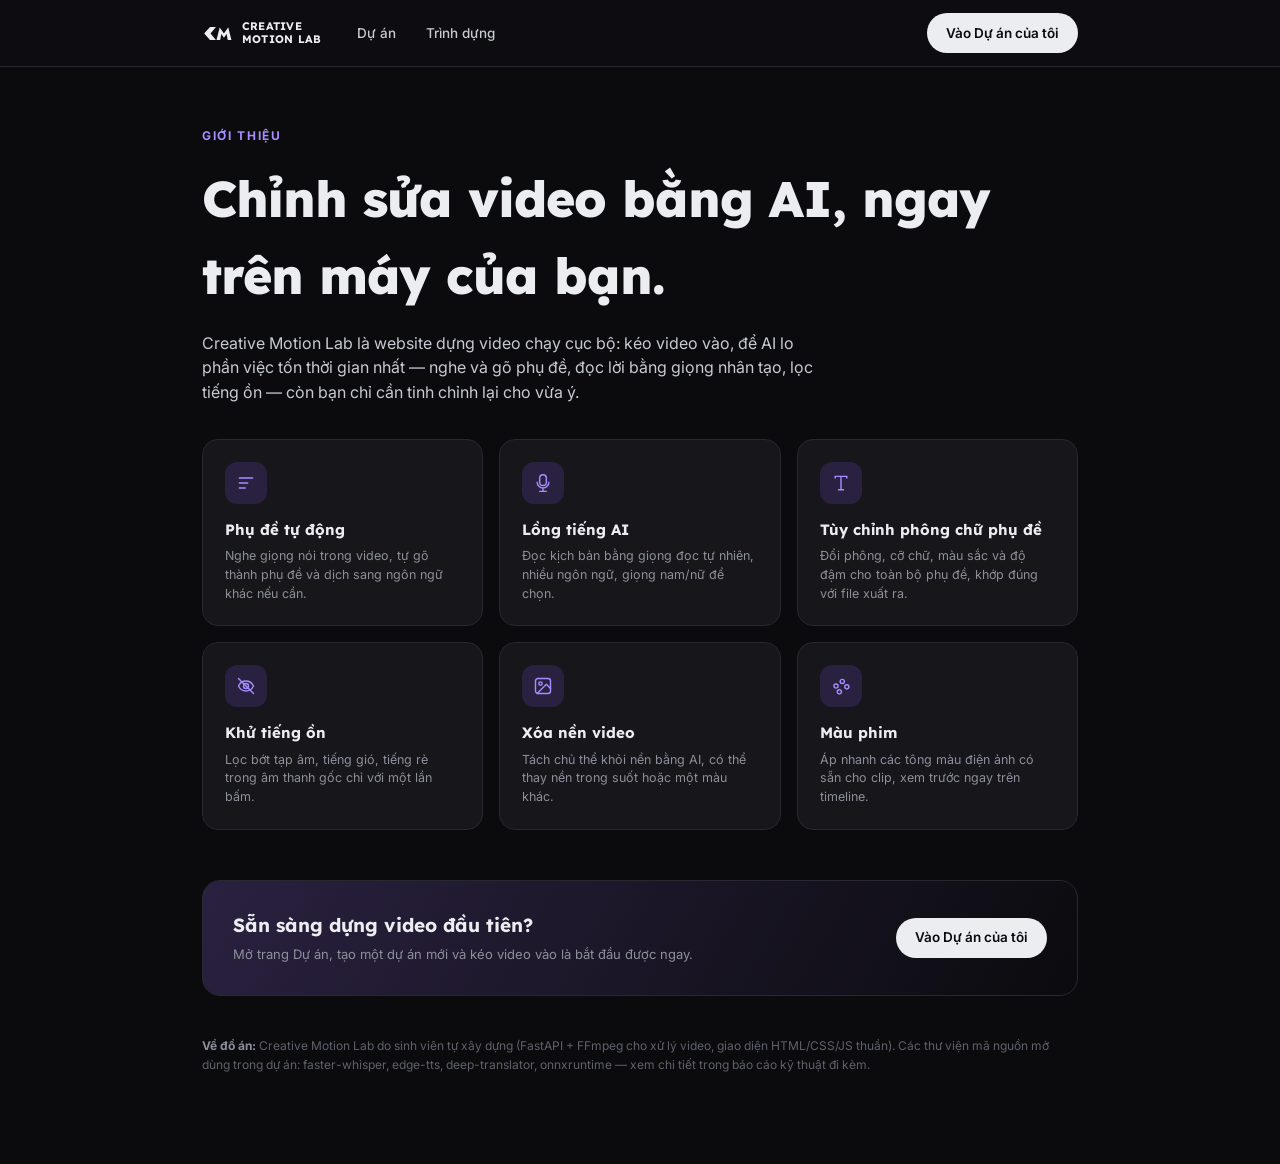
<file: frontend/gioi-thieu.html>
<!DOCTYPE html>
<html lang="vi">
<head>
<meta charset="utf-8">
<meta name="viewport" content="width=device-width, initial-scale=1">
<title>Giới thiệu – Creative Motion Lab</title>
<link rel="preconnect" href="https://fonts.googleapis.com">
<link href="https://fonts.googleapis.com/css2?family=Inter:wght@400;500;600;700&family=Lexend:wght@500;600;700;800&display=swap" rel="stylesheet">
<style>
:root{
  --bg:#0b0b0e; --surface:#16161b; --surface-2:#1c1c22; --hover:#24242b;
  --ink:#ecedf1; --ink-2:#c8cad2; --muted:#8d8f9a; --faint:#5f616b;
  --line:#272830; --line-2:#34353f;
  --violet:#8b6dff; --violet-ink:#a98cff; --violet-soft:#2a2140;
  --solid-bg:#ecedf1; --solid-ink:#0b0b0e;
  --display:"Lexend",system-ui,sans-serif; --body:"Inter",system-ui,sans-serif;
  color-scheme:dark;
}
*{box-sizing:border-box}
body{margin:0;background:var(--bg);color:var(--ink);font-family:var(--body);font-size:14px;line-height:1.55;-webkit-font-smoothing:antialiased}
a{color:inherit}
:focus-visible{outline:2px solid var(--violet);outline-offset:2px}
.icon{width:20px;height:20px;flex:none;fill:none;stroke:currentColor;stroke-width:1.7;stroke-linecap:round;stroke-linejoin:round}

header{position:sticky;top:0;z-index:20;background:rgba(14,14,18,.9);backdrop-filter:blur(12px);border-bottom:1px solid var(--line)}
.bar{max-width:920px;margin:0 auto;display:flex;align-items:center;gap:22px;height:66px;padding:0 22px}
.logo{display:flex;align-items:center;gap:10px;text-decoration:none;flex:none}
.logo svg{width:30px;height:15px}
.logo span{font-family:var(--display);font-weight:700;font-size:11px;line-height:1.15;letter-spacing:.02em}
nav{display:flex;gap:2px}
nav a{padding:8px 14px;border-radius:999px;text-decoration:none;font-size:13.5px;font-weight:500;color:var(--ink-2)}
nav a:hover{background:var(--hover);color:var(--ink)}
.spacer{margin-left:auto}
.btn{display:inline-flex;align-items:center;justify-content:center;gap:8px;height:40px;padding:0 18px;border-radius:999px;border:1px solid transparent;font-weight:600;font-size:13.5px;text-decoration:none;white-space:nowrap}
.btn-solid{background:var(--solid-bg);color:var(--solid-ink)}
.btn-solid:hover{background:#fff}

main{max-width:920px;margin:0 auto;padding:60px 22px 90px}
.kicker{font-size:12px;font-weight:700;letter-spacing:.14em;text-transform:uppercase;color:var(--violet-ink);margin:0 0 14px}
h1{font-family:var(--display);font-weight:800;font-size:clamp(32px,5vw,50px);margin:0 0 16px;letter-spacing:-.02em}
.lead{font-size:16px;color:var(--ink-2);max-width:620px;margin:0 0 34px}

.features{display:grid;grid-template-columns:repeat(auto-fit,minmax(230px,1fr));gap:16px;margin:0 0 50px}
.feat{border:1px solid var(--line);background:var(--surface);border-radius:16px;padding:22px}
.feat .ic{width:42px;height:42px;border-radius:12px;background:var(--violet-soft);color:var(--violet-ink);display:flex;align-items:center;justify-content:center;margin:0 0 14px}
.feat h3{font-family:var(--display);font-size:15px;margin:0 0 6px}
.feat p{margin:0;font-size:12.5px;color:var(--muted);line-height:1.5}

.cta{border:1px solid var(--line);background:linear-gradient(120deg,var(--violet-soft),transparent);border-radius:18px;padding:30px;display:flex;align-items:center;justify-content:space-between;gap:20px;flex-wrap:wrap}
.cta h2{font-family:var(--display);font-size:19px;margin:0 0 4px}
.cta p{margin:0;color:var(--muted);font-size:13px}

.note{margin:40px 0 0;font-size:12px;color:var(--faint);line-height:1.6}
.note b{color:var(--muted)}
</style>
</head>
<body>

<header>
  <div class="bar">
    <a class="logo" href="index.html" aria-label="Creative Motion Lab – Trang chủ">
      <svg viewBox="0 0 56 28" aria-hidden="true"><path d="M15 2h11L16 14l10 12H15L4 14z" fill="currentColor"/><path d="M27 26 33 3l8 11 8-11 6 23h-7l-2-11-5 7-5-7-2 11z" fill="currentColor"/><path d="M41 14l8-11 2 8-5 4z" fill="currentColor" opacity=".45"/></svg>
      <span>CREATIVE<br>MOTION LAB</span>
    </a>
    <nav>
      <a href="index.html">Dự án</a>
      <a href="editor.html">Trình dựng</a>
    </nav>
    <div class="spacer"></div>
    <a class="btn btn-solid" href="index.html">Vào Dự án của tôi</a>
  </div>
</header>

<main>
  <p class="kicker">Giới thiệu</p>
  <h1>Chỉnh sửa video bằng AI, ngay trên máy của bạn.</h1>
  <p class="lead">Creative Motion Lab là website dựng video chạy cục bộ: kéo video vào, để AI lo phần việc tốn thời gian nhất — nghe và gõ phụ đề, đọc lời bằng giọng nhân tạo, lọc tiếng ồn — còn bạn chỉ cần tinh chỉnh lại cho vừa ý.</p>

  <div class="features">
    <div class="feat">
      <span class="ic"><svg class="icon" viewBox="0 0 24 24"><path d="M4 6h16M4 12h10M4 18h7"/></svg></span>
      <h3>Phụ đề tự động</h3>
      <p>Nghe giọng nói trong video, tự gõ thành phụ đề và dịch sang ngôn ngữ khác nếu cần.</p>
    </div>
    <div class="feat">
      <span class="ic"><svg class="icon" viewBox="0 0 24 24"><path d="M12 19v2M8 22h8M12 15a4 4 0 0 0 4-4V6a4 4 0 0 0-8 0v5a4 4 0 0 0 4 4z"/><path d="M19 11a7 7 0 0 1-14 0"/></svg></span>
      <h3>Lồng tiếng AI</h3>
      <p>Đọc kịch bản bằng giọng đọc tự nhiên, nhiều ngôn ngữ, giọng nam/nữ để chọn.</p>
    </div>
    <div class="feat">
      <span class="ic"><svg class="icon" viewBox="0 0 24 24"><path d="M5 6V4h14v2M12 4v16M9 20h6"/></svg></span>
      <h3>Tùy chỉnh phông chữ phụ đề</h3>
      <p>Đổi phông, cỡ chữ, màu sắc và độ đậm cho toàn bộ phụ đề, khớp đúng với file xuất ra.</p>
    </div>
    <div class="feat">
      <span class="ic"><svg class="icon" viewBox="0 0 24 24"><path d="M3 12c2-4 5-6 9-6s7 2 9 6c-2 4-5 6-9 6s-7-2-9-6z"/><circle cx="12" cy="12" r="3"/><path d="M3 3l18 18"/></svg></span>
      <h3>Khử tiếng ồn</h3>
      <p>Lọc bớt tạp âm, tiếng gió, tiếng rè trong âm thanh gốc chỉ với một lần bấm.</p>
    </div>
    <div class="feat">
      <span class="ic"><svg class="icon" viewBox="0 0 24 24"><rect x="3" y="3" width="18" height="18" rx="3"/><circle cx="9" cy="9" r="2"/><path d="M21 15l-5-5L5 21"/></svg></span>
      <h3>Xóa nền video</h3>
      <p>Tách chủ thể khỏi nền bằng AI, có thể thay nền trong suốt hoặc một màu khác.</p>
    </div>
    <div class="feat">
      <span class="ic"><svg class="icon" viewBox="0 0 24 24"><circle cx="13.5" cy="6.5" r="2.5"/><circle cx="19" cy="13" r="2.5"/><circle cx="6" cy="12" r="2.5"/><circle cx="10" cy="19" r="2.5"/></svg></span>
      <h3>Màu phim</h3>
      <p>Áp nhanh các tông màu điện ảnh có sẵn cho clip, xem trước ngay trên timeline.</p>
    </div>
  </div>

  <div class="cta">
    <div>
      <h2>Sẵn sàng dựng video đầu tiên?</h2>
      <p>Mở trang Dự án, tạo một dự án mới và kéo video vào là bắt đầu được ngay.</p>
    </div>
    <a class="btn btn-solid" href="index.html">Vào Dự án của tôi</a>
  </div>

  <p class="note"><b>Về đồ án:</b> Creative Motion Lab do sinh viên tự xây dựng (FastAPI + FFmpeg cho xử lý video,
    giao diện HTML/CSS/JS thuần). Các thư viện mã nguồn mở dùng trong dự án: faster-whisper, edge-tts,
    deep-translator, onnxruntime — xem chi tiết trong báo cáo kỹ thuật đi kèm.</p>
</main>

</body>
</html>
</file>
